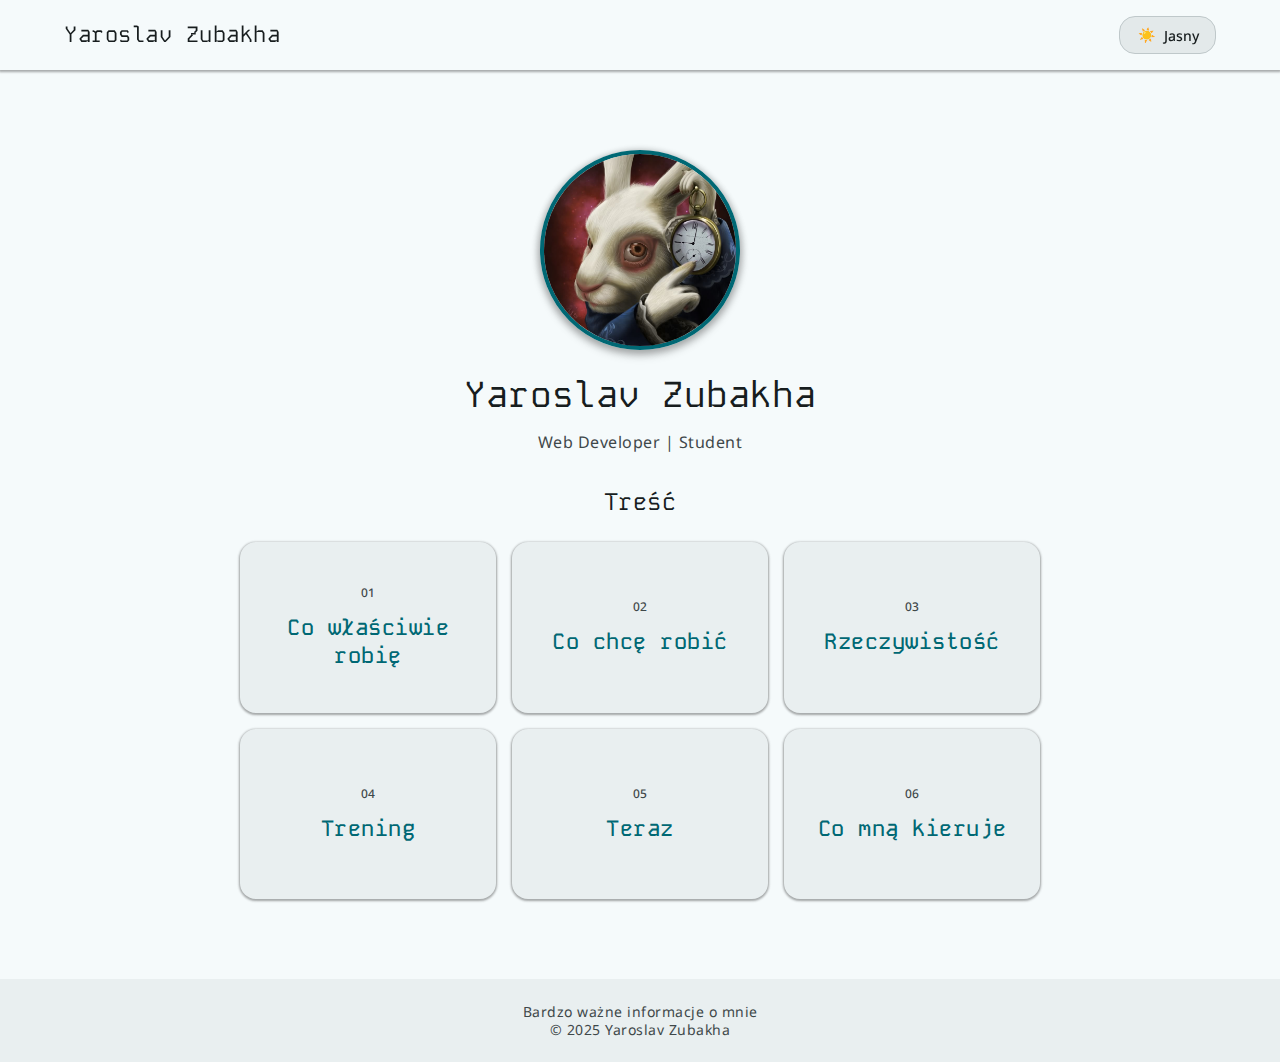
<file: spr-3/index.html>
<!DOCTYPE html>
<html lang="pl">
<head>
  <meta charset="UTF-8">
  <meta name="viewport" content="width=device-width, initial-scale=1.0">
  <meta name="description" content="Prezentacja Yaroslav Zubakha - informacje o mnie, moich projektach i celach">
  <meta name="author" content="Yaroslav Zubakha">
  <title>Yaroslav Zubakha - O mnie</title>
  <script>
    (function() {
      const stored = localStorage.getItem('theme');
      const prefersDark = window.matchMedia('(prefers-color-scheme: dark)').matches;
      const theme = stored || (prefersDark ? 'dark' : 'light');
      document.documentElement.setAttribute('data-theme', theme);
    })();
  </script>
  <link rel="stylesheet" href="styles/tokens.css">
  <link rel="stylesheet" href="styles/main.css">
  <link rel="preconnect" href="https://fonts.googleapis.com">
  <link rel="preconnect" href="https://fonts.gstatic.com" crossorigin>
  <link href="https://fonts.googleapis.com/css2?family=Roboto:wght@300;400;500;700&display=swap" rel="stylesheet">
</head>
<body>
  <a href="#main" class="skip-link">Przejdź do treści głównej</a>

  <header class="site-header" role="banner">
    <div class="header-container">
      <a href="index.html" class="site-title">Yaroslav Zubakha</a>
      <button type="button" class="theme-toggle" aria-label="Przełącz motyw jasny/ciemny" aria-pressed="false">
        <span class="theme-icon" aria-hidden="true">☀️</span>
        <span id="theme-label">Jasny</span>
      </button>
    </div>
  </header>

  <main id="main" class="main-content" role="main">
    <section class="hero">
      <div class="hero-profile">
        <img 
          src="assets/profile-photo.jpg" 
          alt="Zdjęcie profilowe Yaroslav Zubakha"
          class="profile-image"
          onerror="this.style.display='none'"
        >
        <div class="profile-info">
          <h1>Yaroslav Zubakha</h1>
          <p>Web Developer | Student</p>
        </div>
      </div>

      <nav class="nav-menu" aria-label="Główna nawigacja">
        <h2>Treść</h2>
        <ul class="nav-grid" role="list">
          <li>
            <a href="pages/co-robie.html" class="nav-card">
              <span class="nav-card-number" aria-label="Strona pierwsza">01</span>
              <h3>Co właściwie robię</h3>
            </a>
          </li>
          <li>
            <a href="pages/co-chce-robic.html" class="nav-card">
              <span class="nav-card-number" aria-label="Strona druga">02</span>
              <h3>Co chcę robić</h3>
            </a>
          </li>
          <li>
            <a href="pages/rzeczywistosc.html" class="nav-card">
              <span class="nav-card-number" aria-label="Strona trzecia">03</span>
              <h3>Rzeczywistość</h3>
            </a>
          </li>
          <li>
            <a href="pages/trening.html" class="nav-card">
              <span class="nav-card-number" aria-label="Strona czwarta">04</span>
              <h3>Trening</h3>
            </a>
          </li>
          <li>
            <a href="pages/teraz.html" class="nav-card">
              <span class="nav-card-number" aria-label="Strona piąta">05</span>
              <h3>Teraz</h3>
            </a>
          </li>
          <li>
            <a href="pages/co-mna-kieruje.html" class="nav-card">
              <span class="nav-card-number" aria-label="Strona szósta">06</span>
              <h3>Co mną kieruje</h3>
            </a>
          </li>
        </ul>
      </nav>
    </section>
  </main>

  <footer class="site-footer" role="contentinfo">
    <p>Bardzo ważne informacje o mnie</p>
    <p>&copy; 2025 Yaroslav Zubakha</p>
  </footer>

  <script src="scripts/theme-toggle.js"></script>
</body>
</html>
</file>
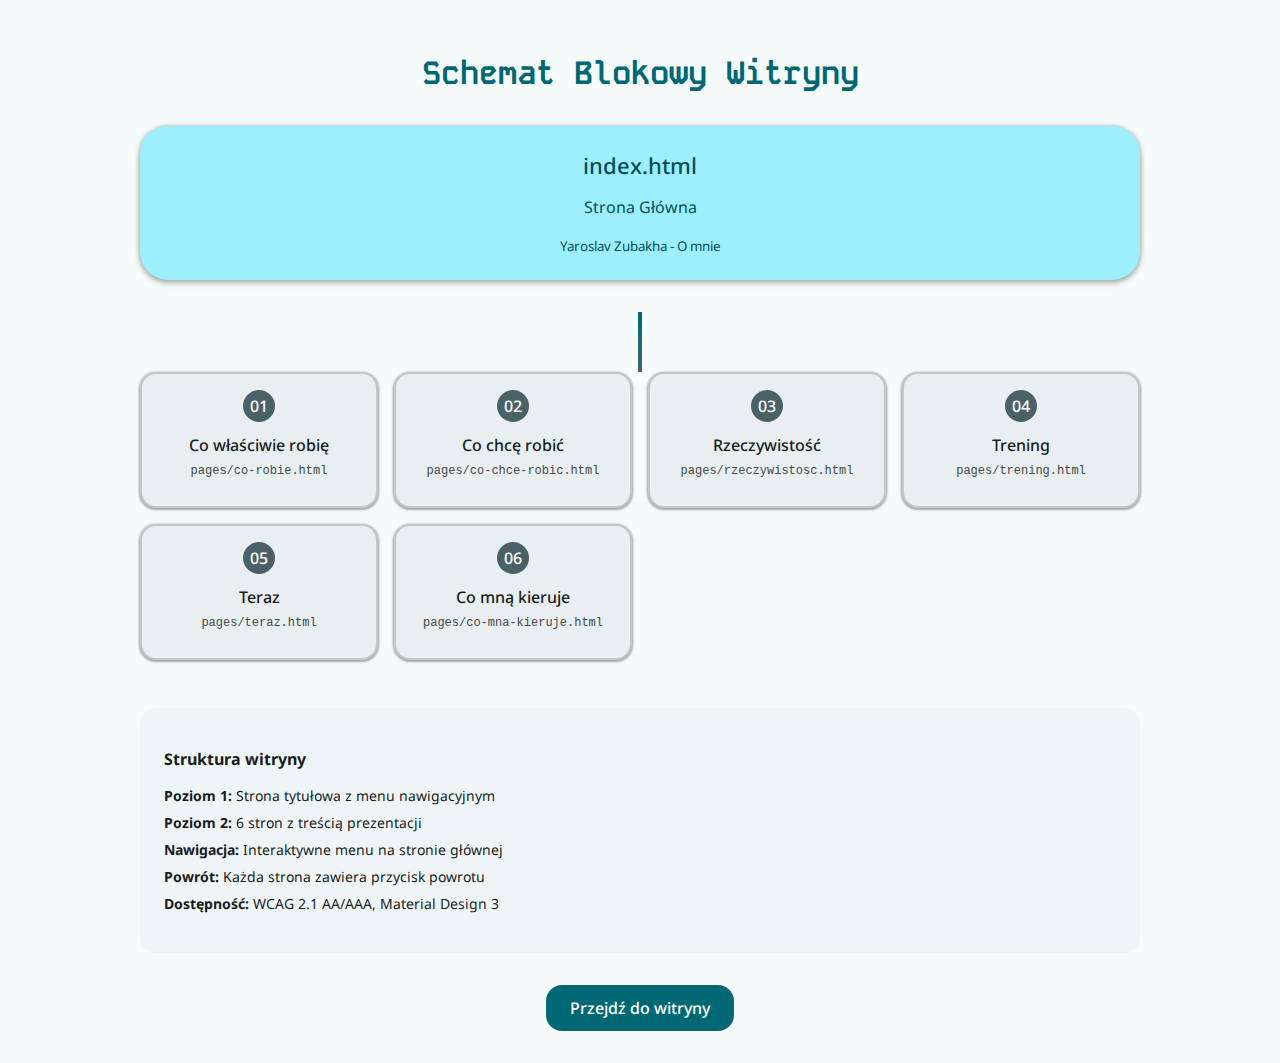
<file: spr-3/sitemap.html>
<!doctype html>
<html lang="pl">
  <head>
    <meta charset="UTF-8" />
    <meta name="viewport" content="width=device-width, initial-scale=1.0" />
    <title>Mapa witryny | Yaroslav Zubakha</title>
    <script>
      (function () {
        const stored = localStorage.getItem("theme");
        const prefersDark = window.matchMedia(
          "(prefers-color-scheme: dark)",
        ).matches;
        const theme = stored || (prefersDark ? "dark" : "light");
        document.documentElement.setAttribute("data-theme", theme);
      })();
    </script>
    <link rel="stylesheet" href="styles/tokens.css" />
    <link rel="preconnect" href="https://fonts.googleapis.com" />
    <link rel="preconnect" href="https://fonts.gstatic.com" crossorigin />
    <link
      href="https://fonts.googleapis.com/css2?family=Roboto:wght@300;400;500;700&display=swap"
      rel="stylesheet"
    />
    <style>
      body {
        font-family: var(--md-sys-typescale-body-large-font);
        background-color: var(--md-sys-color-background);
        color: var(--md-sys-color-on-background);
        margin: 0;
        padding: var(--md-sys-spacing-8);
        display: flex;
        flex-direction: column;
        align-items: center;
        min-height: 100vh;
      }

      h1 {
        font-family: var(--md-sys-typescale-headline-large-font);
        font-size: var(--md-sys-typescale-headline-large-size);
        margin-bottom: var(--md-sys-spacing-8);
        color: var(--md-sys-color-primary);
      }

      .sitemap-container {
        max-width: 1000px;
        width: 100%;
      }

      .level-1 {
        background-color: var(--md-sys-color-primary-container);
        color: var(--md-sys-color-on-primary-container);
        padding: var(--md-sys-spacing-6);
        border-radius: var(--md-sys-shape-corner-extra-large);
        text-align: center;
        margin-bottom: var(--md-sys-spacing-8);
        box-shadow: var(--md-sys-elevation-2);
      }

      .level-1 h2 {
        font-size: var(--md-sys-typescale-title-large-size);
        margin: 0;
        font-weight: 500;
      }

      .connector {
        width: 4px;
        height: 60px;
        background: linear-gradient(
          to bottom,
          var(--md-sys-color-primary),
          var(--md-sys-color-secondary)
        );
        margin: 0 auto;
      }

      .level-2 {
        display: grid;
        grid-template-columns: repeat(auto-fit, minmax(200px, 1fr));
        gap: var(--md-sys-spacing-4);
        position: relative;
      }

      .page-card {
        background-color: var(--md-sys-color-surface-container);
        padding: var(--md-sys-spacing-4);
        border-radius: var(--md-sys-shape-corner-large);
        box-shadow: var(--md-sys-elevation-1);
        text-align: center;
        border: 2px solid var(--md-sys-color-outline-variant);
      }

      .page-card h3 {
        font-size: var(--md-sys-typescale-title-medium-size);
        margin: 0 0 var(--md-sys-spacing-2) 0;
        color: var(--md-sys-color-on-surface);
        font-weight: 500;
      }

      .page-number {
        display: inline-block;
        width: 32px;
        height: 32px;
        background-color: var(--md-sys-color-secondary);
        color: var(--md-sys-color-on-secondary);
        border-radius: 50%;
        line-height: 32px;
        font-weight: 500;
        margin-bottom: var(--md-sys-spacing-3);
      }

      .page-url {
        font-size: var(--md-sys-typescale-body-small-size);
        color: var(--md-sys-color-on-surface-variant);
        word-break: break-all;
        margin-top: var(--md-sys-spacing-2);
        font-family: monospace;
      }

      .legend {
        margin-top: var(--md-sys-spacing-12);
        padding: var(--md-sys-spacing-6);
        background-color: var(--md-sys-color-surface-container-low);
        border-radius: var(--md-sys-shape-corner-large);
      }

      .legend h3 {
        font-size: var(--md-sys-typescale-title-medium-size);
        margin-bottom: var(--md-sys-spacing-4);
        color: var(--md-sys-color-on-surface);
      }

      .legend ul {
        list-style: none;
        padding: 0;
      }

      .legend li {
        margin-bottom: var(--md-sys-spacing-2);
        font-size: var(--md-sys-typescale-body-medium-size);
      }

      .back-link {
        margin-top: var(--md-sys-spacing-8);
        display: inline-block;
        padding: var(--md-sys-spacing-3) var(--md-sys-spacing-6);
        background-color: var(--md-sys-color-primary);
        color: var(--md-sys-color-on-primary);
        text-decoration: none;
        border-radius: var(--md-sys-shape-corner-large);
        font-weight: 500;
      }

      @media print {
        body {
          background: white;
        }
        .back-link {
          display: none;
        }
      }
    </style>
  </head>
  <body>
    <h1>Schemat Blokowy Witryny</h1>

    <div class="sitemap-container">
      <div class="level-1">
        <h2>index.html</h2>
        <p>Strona Główna</p>
        <small>Yaroslav Zubakha - O mnie</small>
      </div>

      <div class="connector"></div>

      <div class="level-2">
        <div class="page-card">
          <span class="page-number">01</span>
          <h3>Co właściwie robię</h3>
          <p class="page-url">pages/co-robie.html</p>
        </div>

        <div class="page-card">
          <span class="page-number">02</span>
          <h3>Co chcę robić</h3>
          <p class="page-url">pages/co-chce-robic.html</p>
        </div>

        <div class="page-card">
          <span class="page-number">03</span>
          <h3>Rzeczywistość</h3>
          <p class="page-url">pages/rzeczywistosc.html</p>
        </div>

        <div class="page-card">
          <span class="page-number">04</span>
          <h3>Trening</h3>
          <p class="page-url">pages/trening.html</p>
        </div>

        <div class="page-card">
          <span class="page-number">05</span>
          <h3>Teraz</h3>
          <p class="page-url">pages/teraz.html</p>
        </div>

        <div class="page-card">
          <span class="page-number">06</span>
          <h3>Co mną kieruje</h3>
          <p class="page-url">pages/co-mna-kieruje.html</p>
        </div>
      </div>

      <div class="legend">
        <h3>Struktura witryny</h3>
        <ul>
          <li>
            <strong>Poziom 1:</strong> Strona tytułowa z menu nawigacyjnym
          </li>
          <li><strong>Poziom 2:</strong> 6 stron z treścią prezentacji</li>
          <li>
            <strong>Nawigacja:</strong> Interaktywne menu na stronie głównej
          </li>
          <li>
            <strong>Powrót:</strong> Każda strona zawiera przycisk powrotu
          </li>
          <li>
            <strong>Dostępność:</strong> WCAG 2.1 AA/AAA, Material Design 3
          </li>
        </ul>
      </div>
    </div>

    <a href="index.html" class="back-link">Przejdź do witryny</a>

    <script src="scripts/theme-toggle.js"></script>
  </body>
</html>
</file>
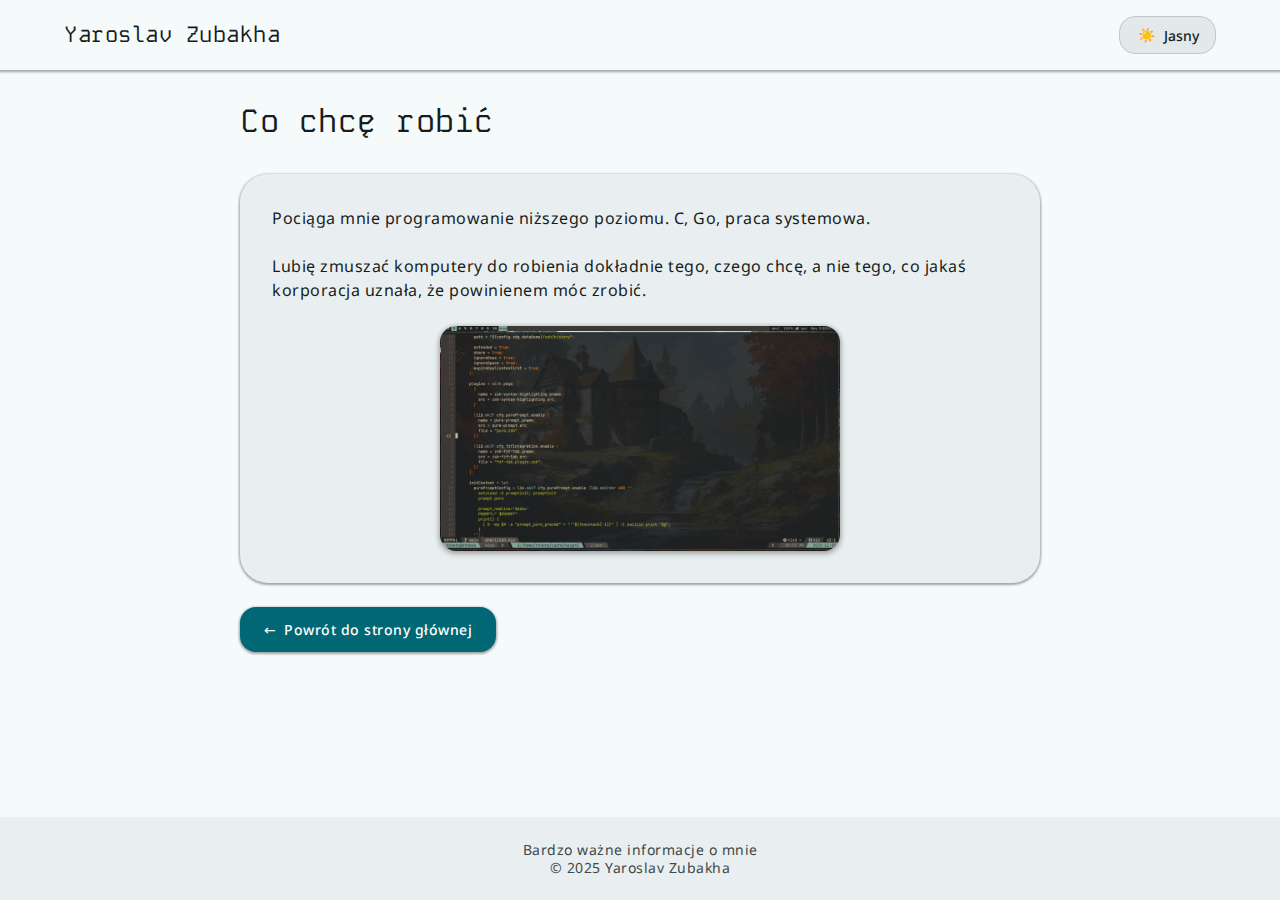
<file: spr-3/pages/co-chce-robic.html>
<!DOCTYPE html>
<html lang="pl">
<head>
  <meta charset="UTF-8">
  <meta name="viewport" content="width=device-width, initial-scale=1.0">
  <meta name="description" content="Co chcę robić - Programowanie niskiego poziomu">
  <title>Co chcę robić | Yaroslav Zubakha</title>
  <script>
    (function() {
      const stored = localStorage.getItem('theme');
      const prefersDark = window.matchMedia('(prefers-color-scheme: dark)').matches;
      const theme = stored || (prefersDark ? 'dark' : 'light');
      document.documentElement.setAttribute('data-theme', theme);
    })();
  </script>
  <link rel="stylesheet" href="../styles/tokens.css">
  <link rel="stylesheet" href="../styles/main.css">
  <link rel="preconnect" href="https://fonts.googleapis.com">
  <link rel="preconnect" href="https://fonts.gstatic.com" crossorigin>
  <link href="https://fonts.googleapis.com/css2?family=Roboto:wght@300;400;500;700&display=swap" rel="stylesheet">
</head>
<body>
  <a href="#main" class="skip-link">Przejdź do treści głównej</a>

  <header class="site-header" role="banner">
    <div class="header-container">
      <a href="../index.html" class="site-title">Yaroslav Zubakha</a>
      <button type="button" class="theme-toggle" aria-label="Przełącz motyw jasny/ciemny" aria-pressed="false">
        <span class="theme-icon" aria-hidden="true">☀️</span>
        <span id="theme-label">Jasny</span>
      </button>
    </div>
  </header>

  <main id="main" class="main-content" role="main">
    <article class="content-page">
      <header class="page-header">
        <h1>Co chcę robić</h1>
      </header>

      <div class="content-card">
        <p class="content-text">Pociąga mnie programowanie niższego poziomu. C, Go, praca systemowa.

Lubię zmuszać komputery do robienia dokładnie tego, czego chcę, a nie tego, co jakaś korporacja uznała, że powinienem móc zrobić.</p>

        <img 
          src="../assets/terminal.png" 
          alt="Okno terminala pokazujące kod konfiguracyjny Nix"
          class="content-image"
        >
      </div>

      <a href="../index.html" class="back-button">
        <span aria-hidden="true">←</span>
        Powrót do strony głównej
      </a>
    </article>
  </main>

  <footer class="site-footer" role="contentinfo">
    <p>Bardzo ważne informacje o mnie</p>
    <p>&copy; 2025 Yaroslav Zubakha</p>
  </footer>

  <script src="../scripts/theme-toggle.js"></script>
</body>
</html>
</file>
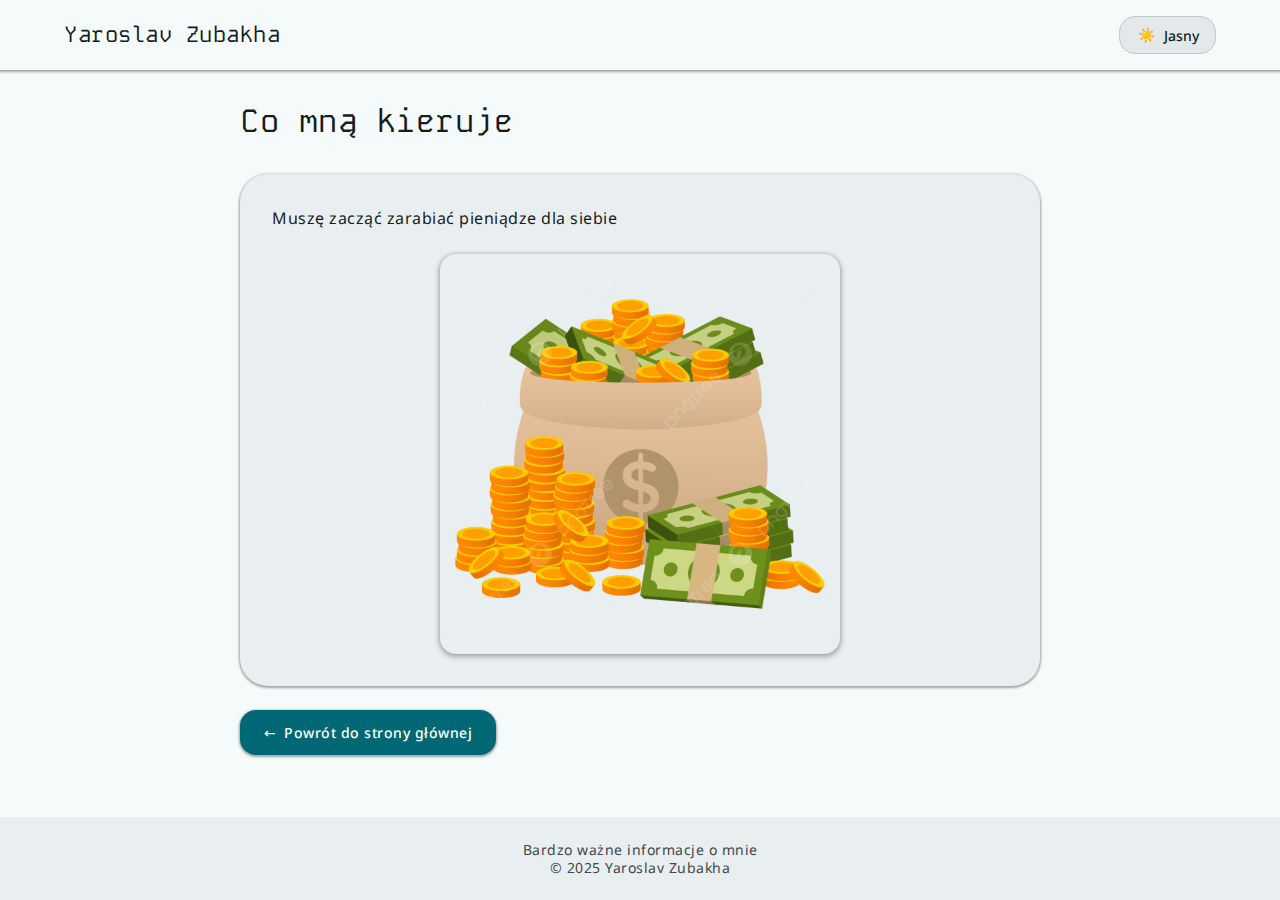
<file: spr-3/pages/co-mna-kieruje.html>
<!DOCTYPE html>
<html lang="pl">
<head>
  <meta charset="UTF-8">
  <meta name="viewport" content="width=device-width, initial-scale=1.0">
  <meta name="description" content="Co mną kieruje - Motywacja">
  <title>Co mną kieruje | Yaroslav Zubakha</title>
  <script>
    (function() {
      const stored = localStorage.getItem('theme');
      const prefersDark = window.matchMedia('(prefers-color-scheme: dark)').matches;
      const theme = stored || (prefersDark ? 'dark' : 'light');
      document.documentElement.setAttribute('data-theme', theme);
    })();
  </script>
  <link rel="stylesheet" href="../styles/tokens.css">
  <link rel="stylesheet" href="../styles/main.css">
  <link rel="preconnect" href="https://fonts.googleapis.com">
  <link rel="preconnect" href="https://fonts.gstatic.com" crossorigin>
  <link href="https://fonts.googleapis.com/css2?family=Roboto:wght@300;400;500;700&display=swap" rel="stylesheet">
</head>
<body>
  <a href="#main" class="skip-link">Przejdź do treści głównej</a>

  <header class="site-header" role="banner">
    <div class="header-container">
      <a href="../index.html" class="site-title">Yaroslav Zubakha</a>
      <button type="button" class="theme-toggle" aria-label="Przełącz motyw jasny/ciemny" aria-pressed="false">
        <span class="theme-icon" aria-hidden="true">☀️</span>
        <span id="theme-label">Jasny</span>
      </button>
    </div>
  </header>

  <main id="main" class="main-content" role="main">
    <article class="content-page">
      <header class="page-header">
        <h1>Co mną kieruje</h1>
      </header>

      <div class="content-card">
        <p class="content-text">Muszę zacząć zarabiać pieniądze dla siebie</p>

        <img 
          src="../assets/money.png" 
          alt="Worek pieniędzy wypełniony monetami i dolarowymi banknotami ze znakiem wodnym"
          class="content-image"
        >
      </div>

      <a href="../index.html" class="back-button">
        <span aria-hidden="true">←</span>
        Powrót do strony głównej
      </a>
    </article>
  </main>

  <footer class="site-footer" role="contentinfo">
    <p>Bardzo ważne informacje o mnie</p>
    <p>&copy; 2025 Yaroslav Zubakha</p>
  </footer>

  <script src="../scripts/theme-toggle.js"></script>
</body>
</html>
</file>
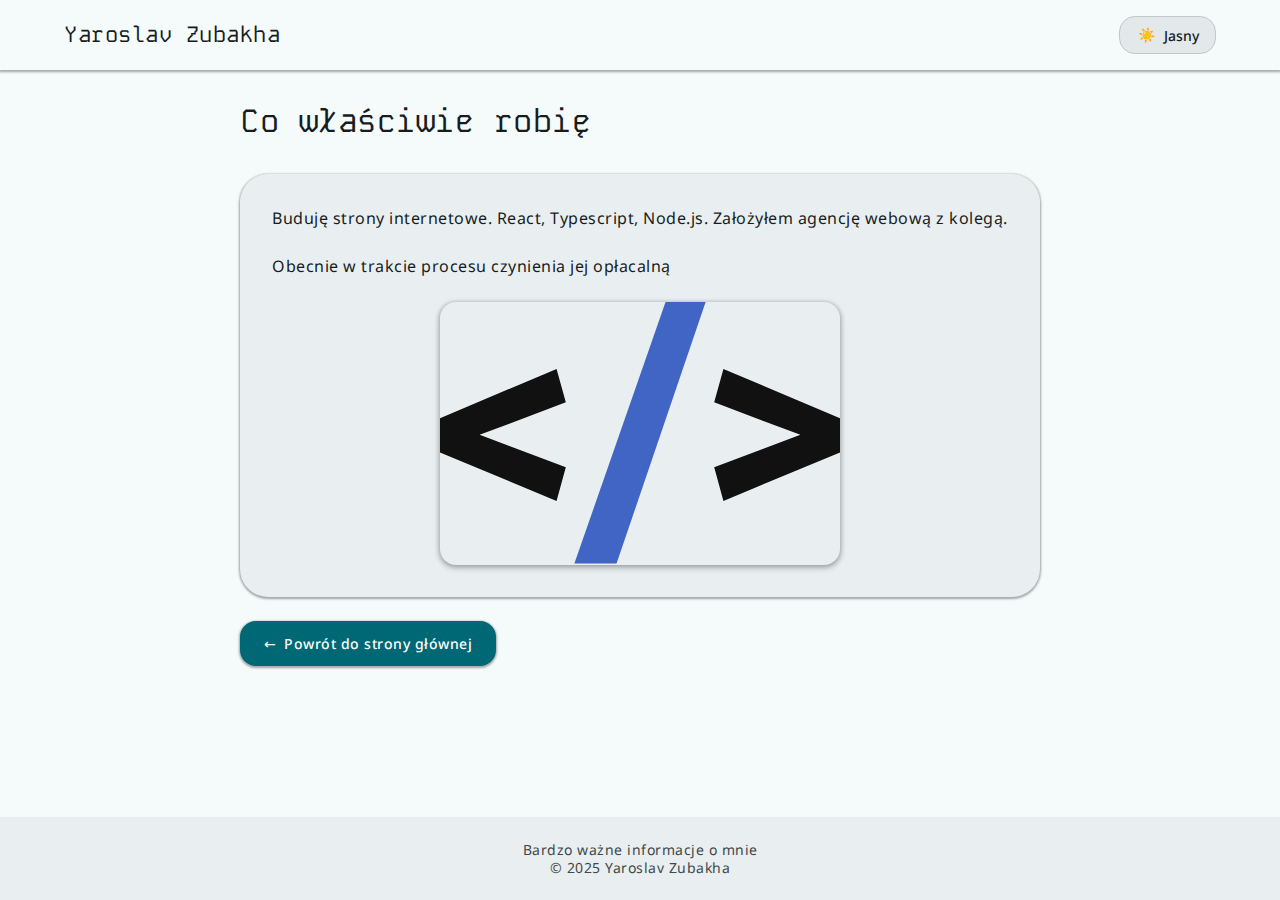
<file: spr-3/pages/co-robie.html>
<!DOCTYPE html>
<html lang="pl">
<head>
  <meta charset="UTF-8">
  <meta name="viewport" content="width=device-width, initial-scale=1.0">
  <meta name="description" content="Co właściwie robię - Web development i agencja">
  <title>Co właściwie robię | Yaroslav Zubakha</title>
  <link rel="stylesheet" href="../styles/tokens.css">
  <link rel="stylesheet" href="../styles/main.css">
  <link rel="preconnect" href="https://fonts.googleapis.com">
  <link rel="preconnect" href="https://fonts.gstatic.com" crossorigin>
  <link href="https://fonts.googleapis.com/css2?family=Roboto:wght@300;400;500;700&display=swap" rel="stylesheet">
</head>
<body data-theme="light">
  <a href="#main" class="skip-link">Przejdź do treści głównej</a>

  <header class="site-header" role="banner">
    <div class="header-container">
      <a href="../index.html" class="site-title">Yaroslav Zubakha</a>
      <button type="button" class="theme-toggle" aria-label="Przełącz motyw jasny/ciemny" aria-pressed="false">
        <span class="theme-icon" aria-hidden="true">☀️</span>
        <span id="theme-label">Jasny</span>
      </button>
    </div>
  </header>

  <main id="main" class="main-content" role="main">
    <article class="content-page">
      <header class="page-header">
        <h1>Co właściwie robię</h1>
      </header>

      <div class="content-card">
        <p class="content-text">Buduję strony internetowe. React, Typescript, Node.js. Założyłem agencję webową z kolegą.

Obecnie w trakcie procesu czynienia jej opłacalną</p>

        <img 
          src="../assets/htmx-seeklogo.svg" 
          alt="Kod HTMX nawiasy kątowe z ukośnikiem"
          class="content-image"
        >
      </div>

      <a href="../index.html" class="back-button">
        <span aria-hidden="true">←</span>
        Powrót do strony głównej
      </a>
    </article>
  </main>

  <footer class="site-footer" role="contentinfo">
    <p>Bardzo ważne informacje o mnie</p>
    <p>&copy; 2025 Yaroslav Zubakha</p>
  </footer>

  <script src="../scripts/theme-toggle.js"></script>
</body>
</html>
</file>
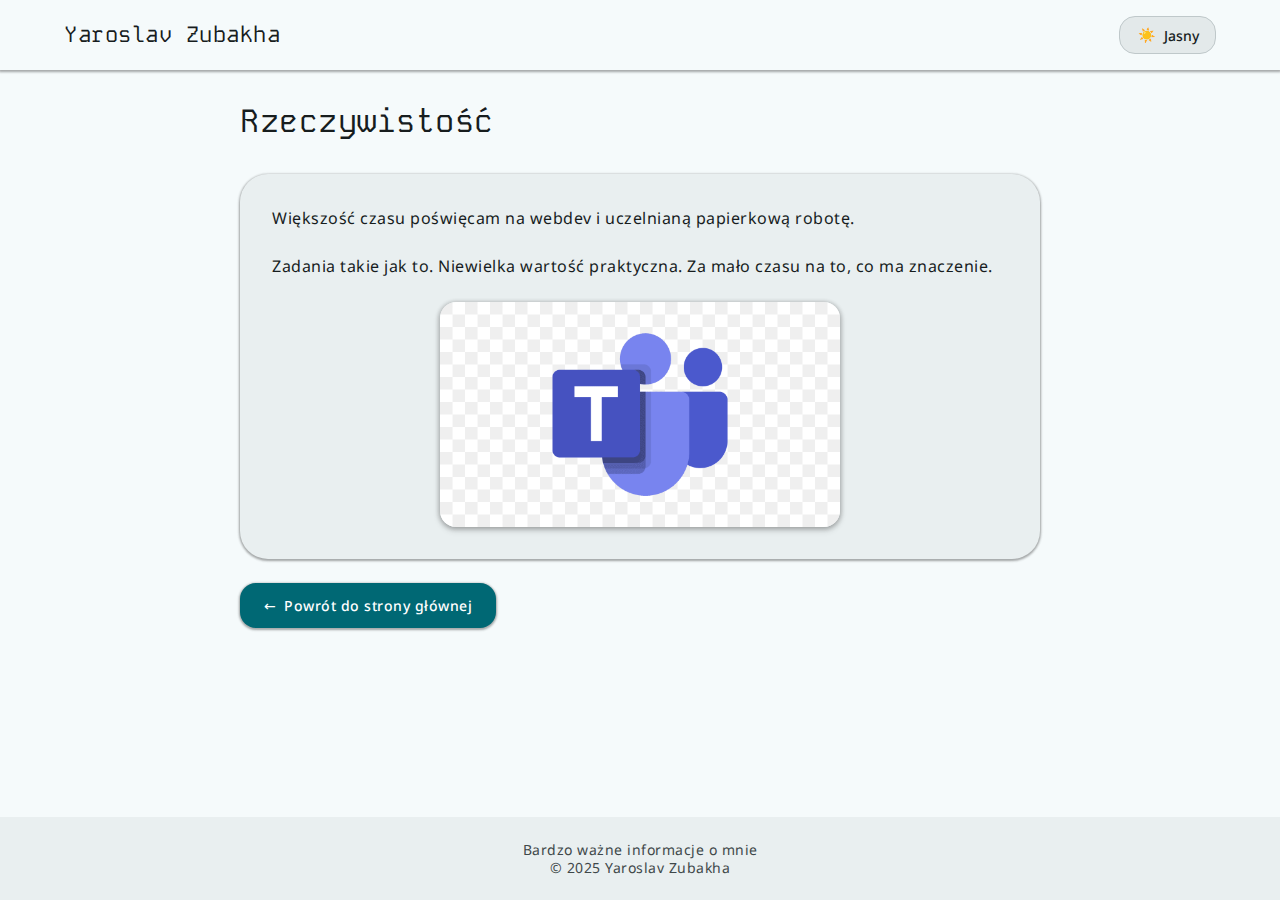
<file: spr-3/pages/rzeczywistosc.html>
<!DOCTYPE html>
<html lang="pl">
<head>
  <meta charset="UTF-8">
  <meta name="viewport" content="width=device-width, initial-scale=1.0">
  <meta name="description" content="Rzeczywistość - Webdev i uczelnia">
  <title>Rzeczywistość | Yaroslav Zubakha</title>
  <link rel="stylesheet" href="../styles/tokens.css">
  <link rel="stylesheet" href="../styles/main.css">
  <link rel="preconnect" href="https://fonts.googleapis.com">
  <link rel="preconnect" href="https://fonts.gstatic.com" crossorigin>
  <link href="https://fonts.googleapis.com/css2?family=Roboto:wght@300;400;500;700&display=swap" rel="stylesheet">
</head>
<body data-theme="light">
  <a href="#main" class="skip-link">Przejdź do treści głównej</a>

  <header class="site-header" role="banner">
    <div class="header-container">
      <a href="../index.html" class="site-title">Yaroslav Zubakha</a>
      <button type="button" class="theme-toggle" aria-label="Przełącz motyw jasny/ciemny" aria-pressed="false">
        <span class="theme-icon" aria-hidden="true">☀️</span>
        <span id="theme-label">Jasny</span>
      </button>
    </div>
  </header>

  <main id="main" class="main-content" role="main">
    <article class="content-page">
      <header class="page-header">
        <h1>Rzeczywistość</h1>
      </header>

      <div class="content-card">
        <p class="content-text">Większość czasu poświęcam na webdev i uczelnianą papierkową robotę.

Zadania takie jak to. Niewielka wartość praktyczna. Za mało czasu na to, co ma znaczenie.</p>

        <img 
          src="../assets/teams-logo.png" 
          alt="Logo Microsoft Teams"
          class="content-image"
        >
      </div>

      <a href="../index.html" class="back-button">
        <span aria-hidden="true">←</span>
        Powrót do strony głównej
      </a>
    </article>
  </main>

  <footer class="site-footer" role="contentinfo">
    <p>Bardzo ważne informacje o mnie</p>
    <p>&copy; 2025 Yaroslav Zubakha</p>
  </footer>

  <script src="../scripts/theme-toggle.js"></script>
</body>
</html>
</file>
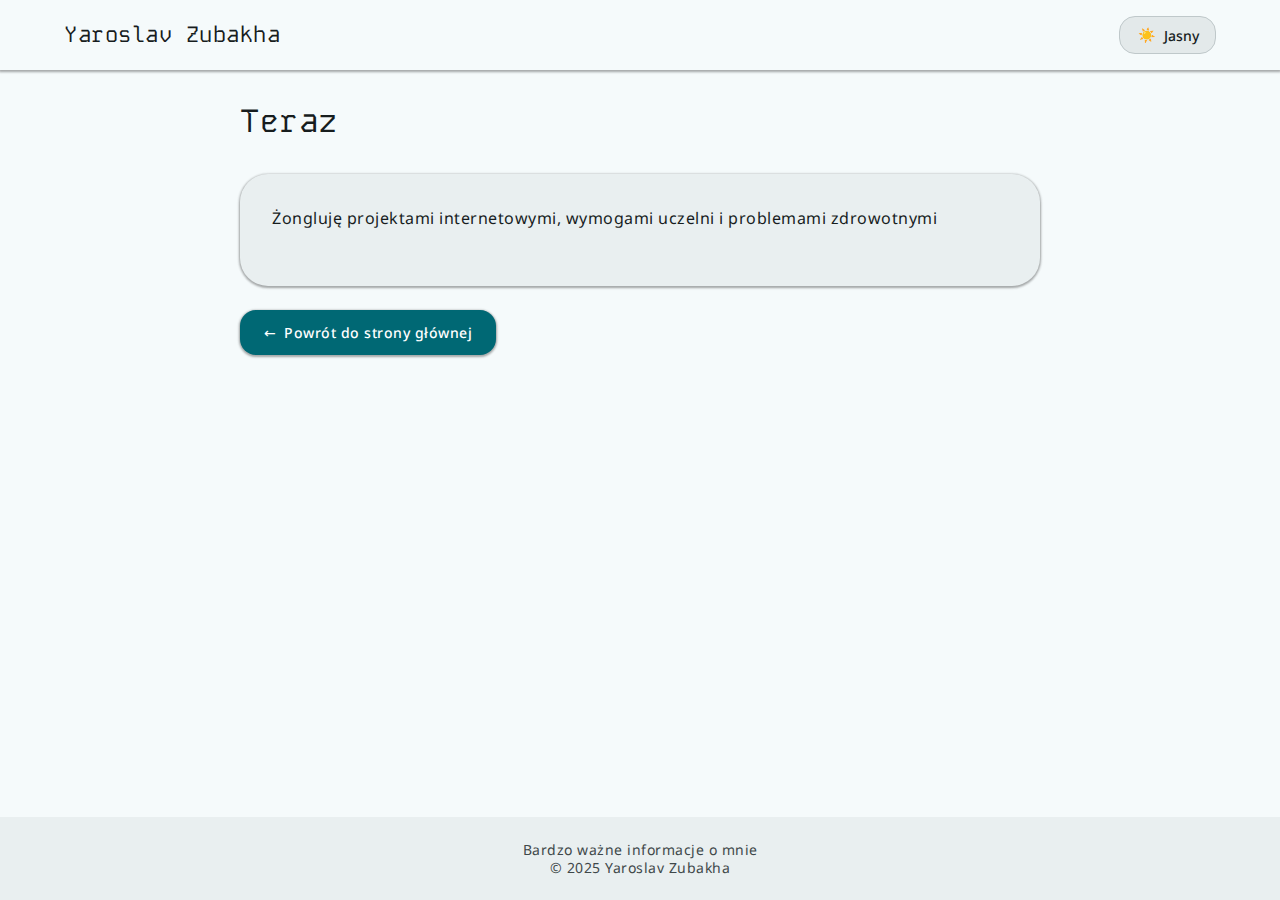
<file: spr-3/pages/teraz.html>
<!DOCTYPE html>
<html lang="pl">
<head>
  <meta charset="UTF-8">
  <meta name="viewport" content="width=device-width, initial-scale=1.0">
  <meta name="description" content="Teraz - Aktualna sytuacja">
  <title>Teraz | Yaroslav Zubakha</title>
  <script>
    (function() {
      const stored = localStorage.getItem('theme');
      const prefersDark = window.matchMedia('(prefers-color-scheme: dark)').matches;
      const theme = stored || (prefersDark ? 'dark' : 'light');
      document.documentElement.setAttribute('data-theme', theme);
    })();
  </script>
  <link rel="stylesheet" href="../styles/tokens.css">
  <link rel="stylesheet" href="../styles/main.css">
  <link rel="preconnect" href="https://fonts.googleapis.com">
  <link rel="preconnect" href="https://fonts.gstatic.com" crossorigin>
  <link href="https://fonts.googleapis.com/css2?family=Roboto:wght@300;400;500;700&display=swap" rel="stylesheet">
</head>
<body>
  <a href="#main" class="skip-link">Przejdź do treści głównej</a>

  <header class="site-header" role="banner">
    <div class="header-container">
      <a href="../index.html" class="site-title">Yaroslav Zubakha</a>
      <button type="button" class="theme-toggle" aria-label="Przełącz motyw jasny/ciemny" aria-pressed="false">
        <span class="theme-icon" aria-hidden="true">☀️</span>
        <span id="theme-label">Jasny</span>
      </button>
    </div>
  </header>

  <main id="main" class="main-content" role="main">
    <article class="content-page">
      <header class="page-header">
        <h1>Teraz</h1>
      </header>

      <div class="content-card">
        <p class="content-text">Żongluję projektami internetowymi, wymogami uczelni i problemami zdrowotnymi</p>
      </div>

      <a href="../index.html" class="back-button">
        <span aria-hidden="true">←</span>
        Powrót do strony głównej
      </a>
    </article>
  </main>

  <footer class="site-footer" role="contentinfo">
    <p>Bardzo ważne informacje o mnie</p>
    <p>&copy; 2025 Yaroslav Zubakha</p>
  </footer>

  <script src="../scripts/theme-toggle.js"></script>
</body>
</html>
</file>
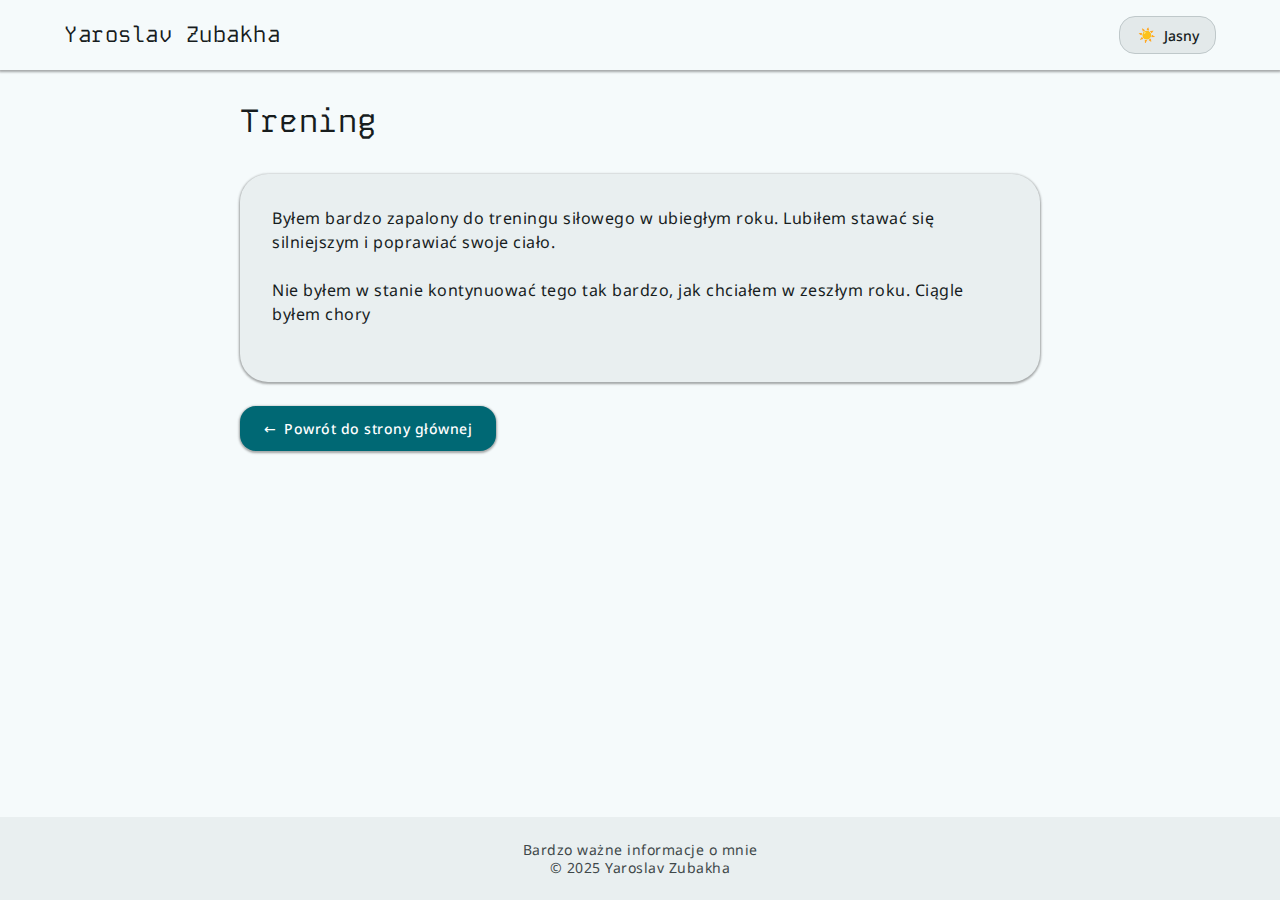
<file: spr-3/pages/trening.html>
<!DOCTYPE html>
<html lang="pl">
<head>
  <meta charset="UTF-8">
  <meta name="viewport" content="width=device-width, initial-scale=1.0">
  <meta name="description" content="Trening - Siłownia i zdrowie">
  <title>Trening | Yaroslav Zubakha</title>
  <script>
    (function() {
      const stored = localStorage.getItem('theme');
      const prefersDark = window.matchMedia('(prefers-color-scheme: dark)').matches;
      const theme = stored || (prefersDark ? 'dark' : 'light');
      document.documentElement.setAttribute('data-theme', theme);
    })();
  </script>
  <link rel="stylesheet" href="../styles/tokens.css">
  <link rel="stylesheet" href="../styles/main.css">
  <link rel="preconnect" href="https://fonts.googleapis.com">
  <link rel="preconnect" href="https://fonts.gstatic.com" crossorigin>
  <link href="https://fonts.googleapis.com/css2?family=Roboto:wght@300;400;500;700&display=swap" rel="stylesheet">
</head>
<body>
  <a href="#main" class="skip-link">Przejdź do treści głównej</a>

  <header class="site-header" role="banner">
    <div class="header-container">
      <a href="../index.html" class="site-title">Yaroslav Zubakha</a>
      <button type="button" class="theme-toggle" aria-label="Przełącz motyw jasny/ciemny" aria-pressed="false">
        <span class="theme-icon" aria-hidden="true">☀️</span>
        <span id="theme-label">Jasny</span>
      </button>
    </div>
  </header>

  <main id="main" class="main-content" role="main">
    <article class="content-page">
      <header class="page-header">
        <h1>Trening</h1>
      </header>

      <div class="content-card">
        <p class="content-text">Byłem bardzo zapalony do treningu siłowego w ubiegłym roku. Lubiłem stawać się silniejszym i poprawiać swoje ciało.

Nie byłem w stanie kontynuować tego tak bardzo, jak chciałem w zeszłym roku. Ciągle byłem chory</p>
      </div>

      <a href="../index.html" class="back-button">
        <span aria-hidden="true">←</span>
        Powrót do strony głównej
      </a>
    </article>
  </main>

  <footer class="site-footer" role="contentinfo">
    <p>Bardzo ważne informacje o mnie</p>
    <p>&copy; 2025 Yaroslav Zubakha</p>
  </footer>

  <script src="../scripts/theme-toggle.js"></script>
</body>
</html>
</file>
<file: spr-3/styles/tokens.css>
/**
 * Material Design 3 Design Tokens
 */

/* ========================================
   COLOR SYSTEM
   ======================================== */

@import url("https://fonts.googleapis.com/css2?family=Kode+Mono:wght@400..700&display=swap");
@import url("https://fonts.googleapis.com/css2?family=Tektur:wght@400..900&display=swap");
@import url("https://fonts.googleapis.com/css2?family=Noto+Sans:ital,wght@0,100..900;1,100..900&display=swap");

/* Light Theme Colors */
[data-theme="light"] {
  --md-sys-color-primary: rgb(0 104 116);
  --md-sys-color-surface-tint: rgb(0 104 116);
  --md-sys-color-on-primary: rgb(255 255 255);
  --md-sys-color-primary-container: rgb(158 239 253);
  --md-sys-color-on-primary-container: rgb(0 79 88);
  --md-sys-color-secondary: rgb(74 98 103);
  --md-sys-color-on-secondary: rgb(255 255 255);
  --md-sys-color-secondary-container: rgb(205 231 236);
  --md-sys-color-on-secondary-container: rgb(51 75 79);
  --md-sys-color-tertiary: rgb(82 94 125);
  --md-sys-color-on-tertiary: rgb(255 255 255);
  --md-sys-color-tertiary-container: rgb(218 226 255);
  --md-sys-color-on-tertiary-container: rgb(59 70 100);
  --md-sys-color-error: rgb(186 26 26);
  --md-sys-color-on-error: rgb(255 255 255);
  --md-sys-color-error-container: rgb(255 218 214);
  --md-sys-color-on-error-container: rgb(147 0 10);
  --md-sys-color-background: rgb(245 250 251);
  --md-sys-color-on-background: rgb(23 29 30);
  --md-sys-color-surface: rgb(245 250 251);
  --md-sys-color-on-surface: rgb(23 29 30);
  --md-sys-color-surface-variant: rgb(219 228 230);
  --md-sys-color-on-surface-variant: rgb(63 72 74);
  --md-sys-color-outline: rgb(111 121 122);
  --md-sys-color-outline-variant: rgb(191 200 202);
  --md-sys-color-shadow: rgb(0 0 0);
  --md-sys-color-scrim: rgb(0 0 0);
  --md-sys-color-inverse-surface: rgb(43 49 51);
  --md-sys-color-inverse-on-surface: rgb(236 242 243);
  --md-sys-color-inverse-primary: rgb(130 211 224);
  --md-sys-color-primary-fixed: rgb(158 239 253);
  --md-sys-color-on-primary-fixed: rgb(0 31 36);
  --md-sys-color-primary-fixed-dim: rgb(130 211 224);
  --md-sys-color-on-primary-fixed-variant: rgb(0 79 88);
  --md-sys-color-secondary-fixed: rgb(205 231 236);
  --md-sys-color-on-secondary-fixed: rgb(5 31 35);
  --md-sys-color-secondary-fixed-dim: rgb(177 203 208);
  --md-sys-color-on-secondary-fixed-variant: rgb(51 75 79);
  --md-sys-color-tertiary-fixed: rgb(218 226 255);
  --md-sys-color-on-tertiary-fixed: rgb(14 27 55);
  --md-sys-color-tertiary-fixed-dim: rgb(186 198 234);
  --md-sys-color-on-tertiary-fixed-variant: rgb(59 70 100);
  --md-sys-color-surface-dim: rgb(213 219 220);
  --md-sys-color-surface-bright: rgb(245 250 251);
  --md-sys-color-surface-container-lowest: rgb(255 255 255);
  --md-sys-color-surface-container-low: rgb(239 245 246);
  --md-sys-color-surface-container: rgb(233 239 240);
  --md-sys-color-surface-container-high: rgb(227 233 234);
  --md-sys-color-surface-container-highest: rgb(222 227 229);
}

/* Dark Theme Colors */
[data-theme="dark"] {
  --md-sys-color-primary: rgb(130 211 224);
  --md-sys-color-surface-tint: rgb(130 211 224);
  --md-sys-color-on-primary: rgb(0 54 61);
  --md-sys-color-primary-container: rgb(0 79 88);
  --md-sys-color-on-primary-container: rgb(158 239 253);
  --md-sys-color-secondary: rgb(177 203 208);
  --md-sys-color-on-secondary: rgb(28 52 56);
  --md-sys-color-secondary-container: rgb(51 75 79);
  --md-sys-color-on-secondary-container: rgb(205 231 236);
  --md-sys-color-tertiary: rgb(186 198 234);
  --md-sys-color-on-tertiary: rgb(36 48 77);
  --md-sys-color-tertiary-container: rgb(59 70 100);
  --md-sys-color-on-tertiary-container: rgb(218 226 255);
  --md-sys-color-error: rgb(255 180 171);
  --md-sys-color-on-error: rgb(105 0 5);
  --md-sys-color-error-container: rgb(147 0 10);
  --md-sys-color-on-error-container: rgb(255 218 214);
  --md-sys-color-background: rgb(14 20 21);
  --md-sys-color-on-background: rgb(222 227 229);
  --md-sys-color-surface: rgb(14 20 21);
  --md-sys-color-on-surface: rgb(222 227 229);
  --md-sys-color-surface-variant: rgb(63 72 74);
  --md-sys-color-on-surface-variant: rgb(191 200 202);
  --md-sys-color-outline: rgb(137 146 148);
  --md-sys-color-outline-variant: rgb(63 72 74);
  --md-sys-color-shadow: rgb(0 0 0);
  --md-sys-color-scrim: rgb(0 0 0);
  --md-sys-color-inverse-surface: rgb(222 227 229);
  --md-sys-color-inverse-on-surface: rgb(43 49 51);
  --md-sys-color-inverse-primary: rgb(0 104 116);
  --md-sys-color-primary-fixed: rgb(158 239 253);
  --md-sys-color-on-primary-fixed: rgb(0 31 36);
  --md-sys-color-primary-fixed-dim: rgb(130 211 224);
  --md-sys-color-on-primary-fixed-variant: rgb(0 79 88);
  --md-sys-color-secondary-fixed: rgb(205 231 236);
  --md-sys-color-on-secondary-fixed: rgb(5 31 35);
  --md-sys-color-secondary-fixed-dim: rgb(177 203 208);
  --md-sys-color-on-secondary-fixed-variant: rgb(51 75 79);
  --md-sys-color-tertiary-fixed: rgb(218 226 255);
  --md-sys-color-on-tertiary-fixed: rgb(14 27 55);
  --md-sys-color-tertiary-fixed-dim: rgb(186 198 234);
  --md-sys-color-on-tertiary-fixed-variant: rgb(59 70 100);
  --md-sys-color-surface-dim: rgb(14 20 21);
  --md-sys-color-surface-bright: rgb(52 58 59);
  --md-sys-color-surface-container-lowest: rgb(9 15 16);
  --md-sys-color-surface-container-low: rgb(23 29 30);
  --md-sys-color-surface-container: rgb(27 33 34);
  --md-sys-color-surface-container-high: rgb(37 43 44);
  --md-sys-color-surface-container-highest: rgb(48 54 55);
}

/* ========================================
   TYPOGRAPHY SYSTEM
   ======================================== */

:root {
  /* Typefaces */
  --md-ref-typeface-brand: "Kode Mono", system-ui, -apple-system, sans-serif;
  --md-ref-typeface-plain: "Noto Sans", system-ui, -apple-system, sans-serif;

  /* Display Large */
  --md-sys-typescale-display-large-font: var(--md-ref-typeface-brand);
  --md-sys-typescale-display-large-size: 57px;
  --md-sys-typescale-display-large-weight: 400;
  --md-sys-typescale-display-large-line-height: 1.123;
  --md-sys-typescale-display-large-tracking: -0.25px;

  /* Display Medium */
  --md-sys-typescale-display-medium-font: var(--md-ref-typeface-brand);
  --md-sys-typescale-display-medium-size: 45px;
  --md-sys-typescale-display-medium-weight: 400;
  --md-sys-typescale-display-medium-line-height: 1.156;
  --md-sys-typescale-display-medium-tracking: 0;

  /* Display Small */
  --md-sys-typescale-display-small-font: var(--md-ref-typeface-brand);
  --md-sys-typescale-display-small-size: 36px;
  --md-sys-typescale-display-small-weight: 400;
  --md-sys-typescale-display-small-line-height: 1.22;
  --md-sys-typescale-display-small-tracking: 0;

  /* Headline Large */
  --md-sys-typescale-headline-large-font: var(--md-ref-typeface-brand);
  --md-sys-typescale-headline-large-size: 32px;
  --md-sys-typescale-headline-large-weight: 400;
  --md-sys-typescale-headline-large-line-height: 1.25;
  --md-sys-typescale-headline-large-tracking: 0;

  /* Headline Medium */
  --md-sys-typescale-headline-medium-font: var(--md-ref-typeface-brand);
  --md-sys-typescale-headline-medium-size: 28px;
  --md-sys-typescale-headline-medium-weight: 400;
  --md-sys-typescale-headline-medium-line-height: 1.286;
  --md-sys-typescale-headline-medium-tracking: 0;

  /* Headline Small */
  --md-sys-typescale-headline-small-font: var(--md-ref-typeface-brand);
  --md-sys-typescale-headline-small-size: 24px;
  --md-sys-typescale-headline-small-weight: 400;
  --md-sys-typescale-headline-small-line-height: 1.333;
  --md-sys-typescale-headline-small-tracking: 0;

  /* Title Large */
  --md-sys-typescale-title-large-font: var(--md-ref-typeface-brand);
  --md-sys-typescale-title-large-size: 22px;
  --md-sys-typescale-title-large-weight: 400;
  --md-sys-typescale-title-large-line-height: 1.273;
  --md-sys-typescale-title-large-tracking: 0;

  /* Title Medium */
  --md-sys-typescale-title-medium-font: var(--md-ref-typeface-brand);
  --md-sys-typescale-title-medium-size: 16px;
  --md-sys-typescale-title-medium-weight: 500;
  --md-sys-typescale-title-medium-line-height: 1.5;
  --md-sys-typescale-title-medium-tracking: 0.15px;

  /* Title Small */
  --md-sys-typescale-title-small-font: var(--md-ref-typeface-brand);
  --md-sys-typescale-title-small-size: 14px;
  --md-sys-typescale-title-small-weight: 500;
  --md-sys-typescale-title-small-line-height: 1.429;
  --md-sys-typescale-title-small-tracking: 0.1px;

  /* Body Large */
  --md-sys-typescale-body-large-font: var(--md-ref-typeface-plain);
  --md-sys-typescale-body-large-size: 16px;
  --md-sys-typescale-body-large-weight: 400;
  --md-sys-typescale-body-large-line-height: 1.5;
  --md-sys-typescale-body-large-tracking: 0.5px;

  /* Body Medium */
  --md-sys-typescale-body-medium-font: var(--md-ref-typeface-plain);
  --md-sys-typescale-body-medium-size: 14px;
  --md-sys-typescale-body-medium-weight: 400;
  --md-sys-typescale-body-medium-line-height: 1.25;
  --md-sys-typescale-body-medium-tracking: 0.25px;

  /* Body Small */
  --md-sys-typescale-body-small-font: var(--md-ref-typeface-plain);
  --md-sys-typescale-body-small-size: 12px;
  --md-sys-typescale-body-small-weight: 400;
  --md-sys-typescale-body-small-line-height: 1.333;
  --md-sys-typescale-body-small-tracking: 0.4px;

  /* Label Large */
  --md-sys-typescale-label-large-font: var(--md-ref-typeface-plain);
  --md-sys-typescale-label-large-size: 14px;
  --md-sys-typescale-label-large-weight: 500;
  --md-sys-typescale-label-large-line-height: 1.429;
  --md-sys-typescale-label-large-tracking: 0.1px;

  /* Label Medium */
  --md-sys-typescale-label-medium-font: var(--md-ref-typeface-plain);
  --md-sys-typescale-label-medium-size: 12px;
  --md-sys-typescale-label-medium-weight: 500;
  --md-sys-typescale-label-medium-line-height: 1.333;
  --md-sys-typescale-label-medium-tracking: 0.5px;

  /* Label Small */
  --md-sys-typescale-label-small-font: var(--md-ref-typeface-plain);
  --md-sys-typescale-label-small-size: 11px;
  --md-sys-typescale-label-small-weight: 500;
  --md-sys-typescale-label-small-line-height: 1.455;
  --md-sys-typescale-label-small-tracking: 0.5px;
}

/* ========================================
   SPACING SYSTEM (4px base)
   ======================================== */

:root {
  --md-sys-spacing-1: 4px;
  --md-sys-spacing-2: 8px;
  --md-sys-spacing-3: 12px;
  --md-sys-spacing-4: 16px;
  --md-sys-spacing-5: 20px;
  --md-sys-spacing-6: 24px;
  --md-sys-spacing-8: 32px;
  --md-sys-spacing-10: 40px;
  --md-sys-spacing-12: 48px;
  --md-sys-spacing-16: 64px;
  --md-sys-spacing-20: 80px;
  --md-sys-spacing-24: 96px;
  --md-sys-spacing-32: 128px;
  --md-sys-spacing-40: 160px;
  --md-sys-spacing-50: 200px;
  --md-sys-spacing-60: 240px;
  --md-sys-spacing-70: 280px;
}

/* ========================================
   ELEVATION SYSTEM (Shadows)
   ======================================== */

:root {
  --md-sys-elevation-0: none;
  --md-sys-elevation-1:
    0px 1px 3px 1px rgba(0, 0, 0, 0.12), 0px 1px 2px 1px rgba(0, 0, 0, 0.24);
  --md-sys-elevation-2:
    0px 3px 6px 1px rgba(0, 0, 0, 0.12), 0px 1px 4px 1px rgba(0, 0, 0, 0.24);
  --md-sys-elevation-3:
    0px 5px 8px 2px rgba(0, 0, 0, 0.12), 0px 2px 6px 2px rgba(0, 0, 0, 0.24);
  --md-sys-elevation-4:
    0px 7px 10px 3px rgba(0, 0, 0, 0.12), 0px 3px 8px 3px rgba(0, 0, 0, 0.24);
  --md-sys-elevation-5:
    0px 9px 12px 4px rgba(0, 0, 0, 0.12), 0px 4px 10px 4px rgba(0, 0, 0, 0.24);
}

/* ========================================
   SHAPE SYSTEM (Border Radius)
   ======================================== */

:root {
  --md-sys-shape-corner-none: 0;
  --md-sys-shape-corner-extra-small: 4px;
  --md-sys-shape-corner-small: 8px;
  --md-sys-shape-corner-medium: 12px;
  --md-sys-shape-corner-large: 16px;
  --md-sys-shape-corner-large-increased: 20px;
  --md-sys-shape-corner-extra-large: 28px;
  --md-sys-shape-corner-extra-large-increased: 32px;
  --md-sys-shape-corner-extra-extra-large: 48px;
}

/* ========================================
   MOTION SYSTEM (Transitions)
   ======================================== */

:root {
  /* Duration */
  --md-sys-motion-duration-short-1: 50ms;
  --md-sys-motion-duration-short-2: 100ms;
  --md-sys-motion-duration-short-3: 150ms;
  --md-sys-motion-duration-short-4: 200ms;
  --md-sys-motion-duration-medium-1: 250ms;
  --md-sys-motion-duration-medium-2: 300ms;
  --md-sys-motion-duration-medium-3: 350ms;
  --md-sys-motion-duration-medium-4: 400ms;
  --md-sys-motion-duration-long-1: 450ms;
  --md-sys-motion-duration-long-2: 500ms;
  --md-sys-motion-duration-long-3: 550ms;
  --md-sys-motion-duration-long-4: 600ms;

  /* Easing */
  --md-sys-motion-easing-standard: cubic-bezier(0.2, 0, 0, 1);
  --md-sys-motion-easing-emphasized: cubic-bezier(0.2, 0, 0, 1);
  --md-sys-motion-easing-emphasized-decelerate: cubic-bezier(0.05, 0.7, 0.1, 1);
  --md-sys-motion-easing-emphasized-accelerate: cubic-bezier(0.3, 0, 0.8, 0.15);
  --md-sys-motion-easing-legacy: cubic-bezier(0.4, 0, 0.2, 1);
  --md-sys-motion-easing-legacy-decelerate: cubic-bezier(0, 0, 0.2, 1);
  --md-sys-motion-easing-legacy-accelerate: cubic-bezier(0.4, 0, 1, 1);
  --md-sys-motion-easing-linear: cubic-bezier(0, 0, 1, 1);
}
</file>
<file: spr-3/styles/main.css>
/**
 * Main Stylesheet - Material Design 3
 * WCAG 2.1 AA/AAA Compliant
 */

/* ========================================
   RESET & BASE STYLES
   ======================================== */

*,
*::before,
*::after {
  box-sizing: border-box;
  margin: 0;
  padding: 0;
}

html {
  font-size: 16px;
  scroll-behavior: smooth;
}

body {
  font-family: var(--md-sys-typescale-body-large-font);
  font-size: var(--md-sys-typescale-body-large-size);
  font-weight: var(--md-sys-typescale-body-large-weight);
  line-height: var(--md-sys-typescale-body-large-line-height);
  letter-spacing: var(--md-sys-typescale-body-large-tracking);
  color: var(--md-sys-color-on-background);
  background-color: var(--md-sys-color-background);
  min-height: 100vh;
  display: flex;
  flex-direction: column;
  transition: background-color var(--md-sys-motion-duration-medium-2) var(--md-sys-motion-easing-standard),
              color var(--md-sys-motion-duration-medium-2) var(--md-sys-motion-easing-standard);
}

/* ========================================
   SKIP LINK (ACCESSIBILITY)
   ======================================== */

.skip-link {
  position: absolute;
  top: -100px;
  left: var(--md-sys-spacing-4);
  z-index: 9999;
  padding: var(--md-sys-spacing-3) var(--md-sys-spacing-4);
  background-color: var(--md-sys-color-primary);
  color: var(--md-sys-color-on-primary);
  text-decoration: none;
  font-weight: 600;
  border-radius: var(--md-sys-shape-corner-small);
  box-shadow: var(--md-sys-elevation-3);
}

.skip-link:focus {
  top: var(--md-sys-spacing-4);
}

/* ========================================
   FOCUS INDICATORS (WCAG 2.1 AAA)
   ======================================== */

*:focus {
  outline: 3px solid var(--md-sys-color-primary);
  outline-offset: 2px;
}

*:focus:not(:focus-visible) {
  outline: none;
}

*:focus-visible {
  outline: 3px solid var(--md-sys-color-primary);
  outline-offset: 2px;
}

/* ========================================
   HEADER
   ======================================== */

.site-header {
  background-color: var(--md-sys-color-surface);
  box-shadow: var(--md-sys-elevation-1);
  position: sticky;
  top: 0;
  z-index: 100;
}

.header-container {
  max-width: 1200px;
  margin: 0 auto;
  padding: var(--md-sys-spacing-4) var(--md-sys-spacing-6);
  display: flex;
  justify-content: space-between;
  align-items: center;
  gap: var(--md-sys-spacing-4);
}

.site-title {
  font-family: var(--md-sys-typescale-title-large-font);
  font-size: var(--md-sys-typescale-title-large-size);
  font-weight: var(--md-sys-typescale-title-large-weight);
  line-height: var(--md-sys-typescale-title-large-line-height);
  color: var(--md-sys-color-on-surface);
  text-decoration: none;
}

.site-title:hover {
  color: var(--md-sys-color-primary);
}

/* Theme Toggle Button */
.theme-toggle {
  display: flex;
  align-items: center;
  gap: var(--md-sys-spacing-2);
  padding: var(--md-sys-spacing-2) var(--md-sys-spacing-4);
  background-color: var(--md-sys-color-surface-container-high);
  color: var(--md-sys-color-on-surface);
  border: 1px solid var(--md-sys-color-outline-variant);
  border-radius: var(--md-sys-shape-corner-large);
  cursor: pointer;
  font-family: var(--md-sys-typescale-label-large-font);
  font-size: var(--md-sys-typescale-label-large-size);
  font-weight: var(--md-sys-typescale-label-large-weight);
  transition: background-color var(--md-sys-motion-duration-short-4) var(--md-sys-motion-easing-standard),
              box-shadow var(--md-sys-motion-duration-short-4) var(--md-sys-motion-easing-standard);
}

.theme-toggle:hover {
  background-color: var(--md-sys-color-surface-container-highest);
  box-shadow: var(--md-sys-elevation-1);
}

.theme-toggle:active {
  box-shadow: none;
}

.theme-icon {
  width: 20px;
  height: 20px;
  display: inline-block;
}

/* ========================================
   MAIN CONTENT
   ======================================== */

.main-content {
  flex: 1;
  max-width: 1200px;
  width: 100%;
  margin: 0 auto;
  padding: var(--md-sys-spacing-8) var(--md-sys-spacing-6);
}

/* ========================================
   HERO SECTION (Index Page)
   ======================================== */

.hero {
  display: flex;
  flex-direction: column;
  align-items: center;
  text-align: center;
  gap: var(--md-sys-spacing-8);
  padding: var(--md-sys-spacing-12) 0;
}

.hero-profile {
  display: flex;
  flex-direction: column;
  align-items: center;
  gap: var(--md-sys-spacing-6);
}

.profile-image {
  width: 200px;
  height: 200px;
  border-radius: 50%;
  object-fit: cover;
  border: 4px solid var(--md-sys-color-primary);
  box-shadow: var(--md-sys-elevation-3);
}

.profile-info h1 {
  font-family: var(--md-sys-typescale-display-small-font);
  font-size: var(--md-sys-typescale-display-small-size);
  font-weight: var(--md-sys-typescale-display-small-weight);
  line-height: var(--md-sys-typescale-display-small-line-height);
  letter-spacing: var(--md-sys-typescale-display-small-tracking);
  color: var(--md-sys-color-on-surface);
  margin-bottom: var(--md-sys-spacing-3);
}

.profile-info p {
  font-family: var(--md-sys-typescale-body-large-font);
  font-size: var(--md-sys-typescale-body-large-size);
  color: var(--md-sys-color-on-surface-variant);
}

/* ========================================
   NAVIGATION MENU
   ======================================== */

.nav-menu {
  width: 100%;
  max-width: 800px;
}

.nav-menu h2 {
  font-family: var(--md-sys-typescale-headline-small-font);
  font-size: var(--md-sys-typescale-headline-small-size);
  font-weight: var(--md-sys-typescale-headline-small-weight);
  line-height: var(--md-sys-typescale-headline-small-line-height);
  color: var(--md-sys-color-on-surface);
  margin-bottom: var(--md-sys-spacing-6);
}

.nav-grid {
  display: grid;
  grid-template-columns: repeat(3, 1fr);
  gap: var(--md-sys-spacing-4);
  list-style: none;
}

.nav-card {
  background-color: var(--md-sys-color-surface-container);
  border-radius: var(--md-sys-shape-corner-large);
  padding: var(--md-sys-spacing-6);
  text-decoration: none;
  color: var(--md-sys-color-on-surface);
  display: flex;
  flex-direction: column;
  justify-content: center;
  align-items: center;
  text-align: center;
  gap: var(--md-sys-spacing-3);
  min-height: 120px;
  aspect-ratio: 1.5 / 1;
  transition: background-color var(--md-sys-motion-duration-short-4) var(--md-sys-motion-easing-standard),
              box-shadow var(--md-sys-motion-duration-short-4) var(--md-sys-motion-easing-standard),
              transform var(--md-sys-motion-duration-short-4) var(--md-sys-motion-easing-standard);
  box-shadow: var(--md-sys-elevation-1);
}

.nav-card:hover {
  background-color: var(--md-sys-color-surface-container-high);
  box-shadow: var(--md-sys-elevation-2);
  transform: translateY(-2px);
}

.nav-card:active {
  transform: translateY(0);
  box-shadow: var(--md-sys-elevation-1);
}

.nav-card h3 {
  font-family: var(--md-sys-typescale-title-large-font);
  font-size: var(--md-sys-typescale-title-large-size);
  font-weight: 500;
  line-height: var(--md-sys-typescale-title-large-line-height);
  color: var(--md-sys-color-primary);
}

.nav-card-number {
  font-family: var(--md-sys-typescale-label-medium-font);
  font-size: var(--md-sys-typescale-label-medium-size);
  font-weight: var(--md-sys-typescale-label-medium-weight);
  color: var(--md-sys-color-on-surface-variant);
}

/* ========================================
   CONTENT PAGE LAYOUT
   ======================================== */

.content-page {
  max-width: 800px;
  margin: 0 auto;
}

.page-header {
  margin-bottom: var(--md-sys-spacing-8);
}

.page-header h1 {
  font-family: var(--md-sys-typescale-headline-large-font);
  font-size: var(--md-sys-typescale-headline-large-size);
  font-weight: var(--md-sys-typescale-headline-large-weight);
  line-height: var(--md-sys-typescale-headline-large-line-height);
  color: var(--md-sys-color-on-surface);
  margin-bottom: var(--md-sys-spacing-4);
}

.content-card {
  background-color: var(--md-sys-color-surface-container);
  border-radius: var(--md-sys-shape-corner-extra-large);
  padding: var(--md-sys-spacing-8);
  box-shadow: var(--md-sys-elevation-1);
  margin-bottom: var(--md-sys-spacing-6);
}

.content-text {
  font-family: var(--md-sys-typescale-body-large-font);
  font-size: var(--md-sys-typescale-body-large-size);
  line-height: var(--md-sys-typescale-body-large-line-height);
  color: var(--md-sys-color-on-surface);
  margin-bottom: var(--md-sys-spacing-6);
  white-space: pre-line;
}

.content-image {
  width: 100%;
  max-width: 400px;
  height: auto;
  border-radius: var(--md-sys-shape-corner-large);
  display: block;
  margin: var(--md-sys-spacing-6) auto 0;
  box-shadow: var(--md-sys-elevation-2);
}

/* Back Button */
.back-button {
  display: inline-flex;
  align-items: center;
  gap: var(--md-sys-spacing-2);
  padding: var(--md-sys-spacing-3) var(--md-sys-spacing-6);
  background-color: var(--md-sys-color-primary);
  color: var(--md-sys-color-on-primary);
  text-decoration: none;
  border-radius: var(--md-sys-shape-corner-large);
  font-family: var(--md-sys-typescale-label-large-font);
  font-size: var(--md-sys-typescale-label-large-size);
  font-weight: var(--md-sys-typescale-label-large-weight);
  transition: background-color var(--md-sys-motion-duration-short-4) var(--md-sys-motion-easing-standard),
              box-shadow var(--md-sys-motion-duration-short-4) var(--md-sys-motion-easing-standard);
  box-shadow: var(--md-sys-elevation-1);
}

.back-button:hover {
  background-color: var(--md-sys-color-primary-container);
  color: var(--md-sys-color-on-primary-container);
  box-shadow: var(--md-sys-elevation-2);
}

.back-button:active {
  box-shadow: none;
}

/* ========================================
   FOOTER
   ======================================== */

.site-footer {
  background-color: var(--md-sys-color-surface-container);
  color: var(--md-sys-color-on-surface-variant);
  padding: var(--md-sys-spacing-6);
  text-align: center;
  margin-top: auto;
}

.site-footer p {
  font-family: var(--md-sys-typescale-body-medium-font);
  font-size: var(--md-sys-typescale-body-medium-size);
  line-height: var(--md-sys-typescale-body-medium-line-height);
}

/* ========================================
   RESPONSIVE DESIGN
   ======================================== */

@media (max-width: 900px) {
  .nav-grid {
    grid-template-columns: repeat(2, 1fr);
  }
}

@media (max-width: 768px) {
  .header-container {
    flex-direction: column;
    gap: var(--md-sys-spacing-3);
  }

  .nav-grid {
    grid-template-columns: 1fr;
  }

  .profile-image {
    width: 150px;
    height: 150px;
  }

  .profile-info h1 {
    font-size: var(--md-sys-typescale-headline-large-size);
  }

  .main-content {
    padding: var(--md-sys-spacing-6) var(--md-sys-spacing-4);
  }

  .content-card {
    padding: var(--md-sys-spacing-6);
  }
}

@media (max-width: 480px) {
  .hero {
    padding: var(--md-sys-spacing-6) 0;
    gap: var(--md-sys-spacing-6);
  }

  .profile-image {
    width: 120px;
    height: 120px;
  }

  .profile-info h1 {
    font-size: var(--md-sys-typescale-headline-medium-size);
  }

  .nav-card {
    padding: var(--md-sys-spacing-4);
  }

  .content-card {
    padding: var(--md-sys-spacing-4);
  }
}

/* ========================================
   PRINT STYLES
   ======================================== */

@media print {
  .skip-link,
  .theme-toggle,
  .back-button {
    display: none;
  }

  body {
    background-color: white;
    color: black;
  }

  .site-header {
    position: static;
    box-shadow: none;
  }
}

/* ========================================
   REDUCED MOTION (ACCESSIBILITY)
   ======================================== */

@media (prefers-reduced-motion: reduce) {
  *,
  *::before,
  *::after {
    animation-duration: 0.01ms !important;
    animation-iteration-count: 1 !important;
    transition-duration: 0.01ms !important;
    scroll-behavior: auto !important;
  }
}

/* ========================================
   HIGH CONTRAST MODE SUPPORT
   ======================================== */

@media (prefers-contrast: high) {
  * {
    border-color: currentColor !important;
  }

  *:focus-visible {
    outline-width: 4px;
    outline-offset: 3px;
  }
}
</file>
